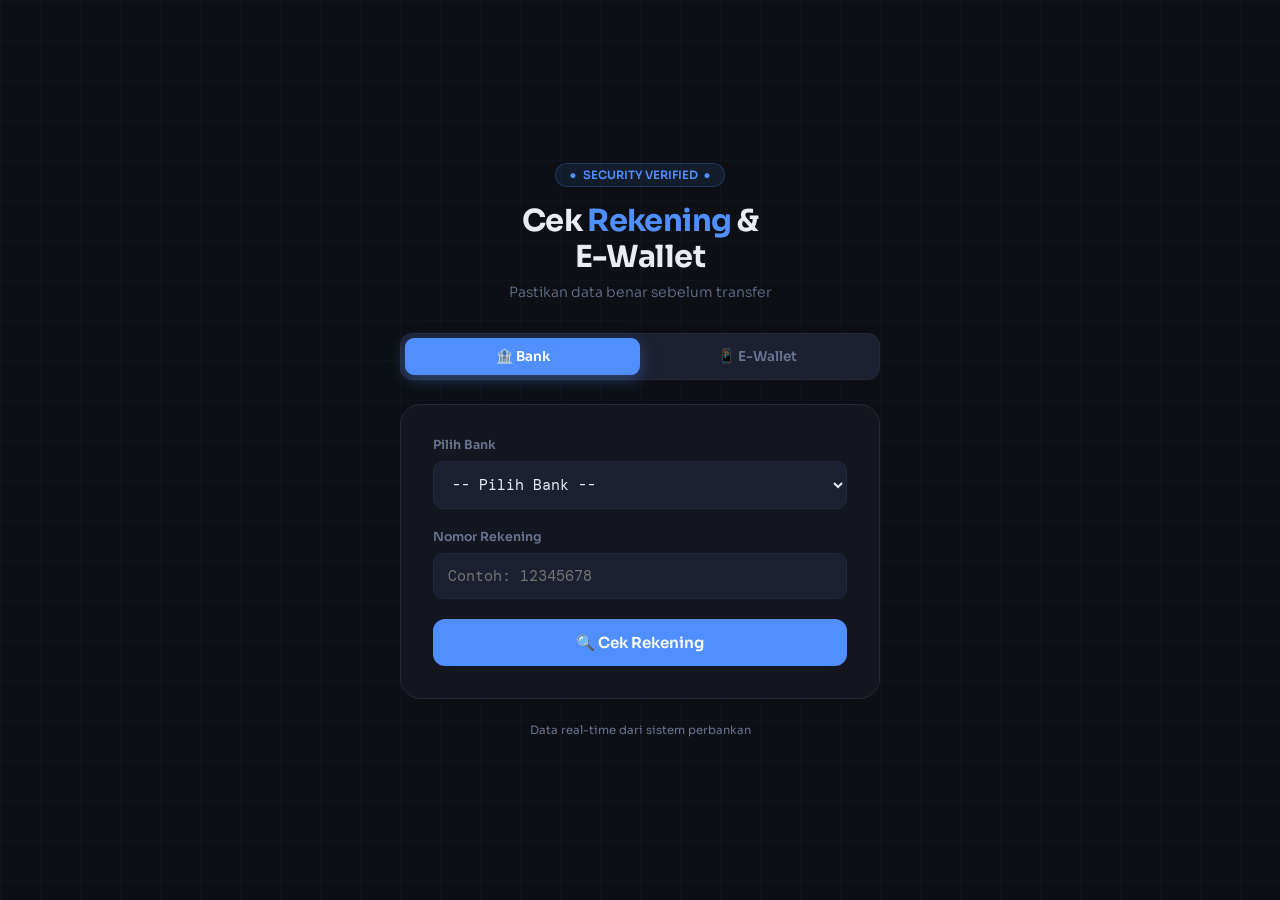
<file: index.html>
<!DOCTYPE html>
<html lang="id">
<head>
<meta charset="UTF-8" />
<meta name="viewport" content="width=device-width, initial-scale=1.0" />
<title>Cek Rekening & E-Wallet</title>
<link href="https://fonts.googleapis.com/css2?family=DM+Mono:wght@400;500&family=Sora:wght@300;400;600;700&display=swap" rel="stylesheet" />
<style>
  *, *::before, *::after { box-sizing: border-box; margin: 0; padding: 0; }

  :root {
    --bg: #0d0f14;
    --surface: #141720;
    --surface2: #1c2030;
    --border: #252a3a;
    --accent: #4f8fff;
    --accent2: #38f5b0;
    --danger: #ff5c5c;
    --text: #e8ecf4;
    --muted: #6b7592;
    --mono: 'DM Mono', monospace;
    --sans: 'Sora', sans-serif;
  }

  body {
    background: var(--bg);
    color: var(--text);
    font-family: var(--sans);
    min-height: 100vh;
    display: flex;
    flex-direction: column;
    align-items: center;
    justify-content: center;
    padding: 2rem 1rem;
    position: relative;
    overflow-x: hidden;
  }

  body::before {
    content: '';
    position: fixed;
    inset: 0;
    background-image:
      linear-gradient(rgba(79,143,255,0.04) 1px, transparent 1px),
      linear-gradient(90deg, rgba(79,143,255,0.04) 1px, transparent 1px);
    background-size: 40px 40px;
    pointer-events: none;
  }

  .wrapper {
    width: 100%;
    max-width: 480px;
    position: relative;
    z-index: 1;
    animation: fadeUp 0.6s ease both;
  }

  @keyframes fadeUp {
    from { opacity: 0; transform: translateY(24px); }
    to   { opacity: 1; transform: translateY(0); }
  }

  .header { text-align: center; margin-bottom: 2rem; }
  .header .badge {
    display: inline-flex;
    align-items: center;
    gap: 6px;
    background: rgba(79,143,255,0.1);
    border: 1px solid rgba(79,143,255,0.25);
    border-radius: 100px;
    padding: 4px 14px;
    font-size: 0.72rem;
    font-weight: 600;
    color: var(--accent);
    text-transform: uppercase;
    margin-bottom: 1rem;
  }

  .header h1 { font-size: 1.9rem; font-weight: 700; line-height: 1.2; letter-spacing: -0.02em; }
  .header h1 span { color: var(--accent); }
  .header p { color: var(--muted); font-size: 0.88rem; margin-top: 0.5rem; font-weight: 300; }

  .tabs {
    display: grid;
    grid-template-columns: 1fr 1fr;
    background: var(--surface2);
    border-radius: 12px;
    padding: 4px;
    margin-bottom: 1.5rem;
    border: 1px solid var(--border);
  }

  .tab-btn {
    padding: 10px;
    border: none;
    background: transparent;
    color: var(--muted);
    font-family: var(--sans);
    font-size: 0.85rem;
    font-weight: 600;
    border-radius: 9px;
    cursor: pointer;
    transition: all 0.2s;
  }

  .tab-btn.active {
    background: var(--accent);
    color: #fff;
    box-shadow: 0 4px 16px rgba(79,143,255,0.35);
  }

  .card {
    background: var(--surface);
    border: 1px solid var(--border);
    border-radius: 20px;
    padding: 2rem;
    position: relative;
  }

  .field { margin-bottom: 1.25rem; }
  label { display: block; font-size: 0.78rem; font-weight: 600; color: var(--muted); margin-bottom: 0.5rem; }

  input, select {
    width: 100%;
    background: var(--surface2);
    border: 1px solid var(--border);
    border-radius: 10px;
    padding: 12px 14px;
    color: var(--text);
    font-family: var(--mono);
    font-size: 0.95rem;
    outline: none;
  }

  .btn {
    width: 100%;
    padding: 14px;
    background: var(--accent);
    color: #fff;
    border: none;
    border-radius: 12px;
    font-family: var(--sans);
    font-size: 0.95rem;
    font-weight: 600;
    cursor: pointer;
    display: flex;
    align-items: center;
    justify-content: center;
    gap: 8px;
  }

  .btn:disabled { opacity: 0.6; cursor: not-allowed; }

  .spinner {
    width: 18px; height: 18px;
    border: 2px solid rgba(255,255,255,0.3);
    border-top-color: #fff;
    border-radius: 50%;
    animation: spin 0.7s linear infinite;
  }

  @keyframes spin { to { transform: rotate(360deg); } }

  .result { margin-top: 1.5rem; border-radius: 14px; display: none; }
  .result.show { display: block; }

  .result-header { padding: 10px 16px; font-size: 0.72rem; font-weight: 600; border-radius: 14px 14px 0 0; }
  .result.success .result-header { background: rgba(56,245,176,0.1); color: var(--accent2); }
  .result.error .result-header { background: rgba(255,92,92,0.1); color: var(--danger); }

  .result-body {
    padding: 1.25rem 1.5rem;
    background: var(--surface2);
    border: 1px solid var(--border);
    border-top: none;
    border-radius: 0 0 14px 14px;
  }

  .result-name { font-size: 1.4rem; font-weight: 700; color: var(--text); margin-bottom: 0.75rem; }
  .result-meta { display: grid; grid-template-columns: 1fr 1fr; gap: 0.6rem; }
  .meta-label { font-size: 0.7rem; color: var(--muted); margin-bottom: 2px; text-transform: uppercase; }
  .meta-value { font-family: var(--mono); font-size: 0.85rem; }

  .footer-note { text-align: center; margin-top: 1.5rem; font-size: 0.72rem; color: var(--muted); }
  .panel { display: none; }
  .panel.active { display: block; }
</style>
</head>
<body>
<div class="wrapper">
  <div class="header">
    <div class="badge"><span>●</span> Security Verified <span>●</span></div>
    <h1>Cek <span>Rekening</span> &amp;<br/>E-Wallet</h1>
    <p>Pastikan data benar sebelum transfer</p>
  </div>

  <div class="tabs">
    <button class="tab-btn active" onclick="switchTab('bank')">🏦 Bank</button>
    <button class="tab-btn" onclick="switchTab('ewallet')">📱 E-Wallet</button>
  </div>

  <div class="panel active" id="panel-bank">
    <div class="card">
      <div class="field">
        <label>Pilih Bank</label>
        <select id="bank-select">
          <option value="">-- Pilih Bank --</option>
          <option value="bank_bca">BCA</option>
          <option value="bank_bni">BNI</option>
          <option value="bank_bri">BRI</option>
          <option value="bank_mandiri">MANDIRI</option>
          <option value="bank_bsm">BSI</option>
          <option value="bank_kesejahteraan_ekonomi">SEABANK</option>
          <option value="bank_artos">BANK JAGO</option>
          <option value="bank_royal">BCA DIGITAL (BLU)</option>
        </select>
      </div>
      <div class="field">
        <label>Nomor Rekening</label>
        <input type="text" id="bank-number" placeholder="Contoh: 12345678" inputmode="numeric" />
      </div>
      <button class="btn" id="btn-bank" onclick="checkBank()">
        <span id="btn-bank-text">🔍 Cek Rekening</span>
      </button>
    </div>
    <div class="result" id="result-bank"></div>
  </div>

  <div class="panel" id="panel-ewallet">
    <div class="card">
      <div class="field">
        <label>Pilih E-Wallet</label>
        <select id="ew-select">
          <option value="">-- Pilih E-Wallet --</option>
          <option value="wallet_dana">DANA</option>
          <option value="wallet_ovo">OVO</option>
          <option value="gopay_user">GOPAY</option>
          <option value="wallet_shopeepay">SHOPEEPAY</option>
        </select>
      </div>
      <div class="field">
        <label>Nomor HP</label>
        <input type="text" id="ew-number" placeholder="Contoh: 0812345678" inputmode="numeric" />
      </div>
      <button class="btn" id="btn-ew" onclick="checkEwallet()">
        <span id="btn-ew-text">🔍 Cek E-Wallet</span>
      </button>
    </div>
    <div class="result" id="result-ew"></div>
  </div>

  <p class="footer-note">Data real-time dari sistem perbankan</p>
</div>

<script>
  function switchTab(tab) {
    document.querySelectorAll('.tab-btn').forEach((b, i) => {
      b.classList.toggle('active', (i === 0 && tab === 'bank') || (i === 1 && tab === 'ewallet'));
    });
    document.getElementById('panel-bank').classList.toggle('active', tab === 'bank');
    document.getElementById('panel-ewallet').classList.toggle('active', tab === 'ewallet');
  }

  function setLoading(btnId, textId, loading, label) {
    const btn = document.getElementById(btnId);
    btn.disabled = loading;
    document.getElementById(textId).innerHTML = loading ? '<span class="spinner"></span>' : label;
  }

  function showResult(id, type, data) {
    const el = document.getElementById(id);
    if (type === 'success') {
      el.className = 'result show success';
      el.innerHTML = `
        <div class="result-header">✅ VERIFIKASI BERHASIL</div>
        <div class="result-body">
          <div class="result-name">${data.customer_name || data.account_name}</div>
          <div class="result-meta">
            <div><div class="meta-label">Nomor</div><div class="meta-value">${data.account_number || data.phone_number}</div></div>
            <div><div class="meta-label">Bank/Wallet</div><div class="meta-value">${data.bank_name || data.ewallet_name}</div></div>
          </div>
        </div>`;
    } else {
      el.className = 'result show error';
      el.innerHTML = `<div class="result-header">❌ GAGAL</div><div class="result-body">${data}</div>`;
    }
  }

  async function checkBank() {
    const bank = document.getElementById('bank-select').value;
    const number = document.getElementById('bank-number').value.trim();
    if (!bank || !number) return alert('Lengkapi data!');

    setLoading('btn-bank', 'btn-bank-text', true);
    try {
      const res = await fetch('/api/check-rekening', {
        method: 'POST',
        headers: { 'Content-Type': 'application/json' },
        body: JSON.stringify({ account_number: number, bank_code: bank })
      });
      const json = await res.json();
      if (json.status === 'success') showResult('result-bank', 'success', json.data);
      else showResult('result-bank', 'error', json.message || 'Gagal mengecek data.');
    } catch (e) {
      showResult('result-bank', 'error', 'Server sedang sibuk.');
    } finally {
      setLoading('btn-bank', 'btn-bank-text', false, '🔍 Cek Rekening');
    }
  }

  async function checkEwallet() {
    const wallet = document.getElementById('ew-select').value;
    const number = document.getElementById('ew-number').value.trim();
    if (!wallet || !number) return alert('Lengkapi data!');

    setLoading('btn-ew', 'btn-ew-text', true);
    try {
      const res = await fetch('/api/check-ewallet', {
        method: 'POST',
        headers: { 'Content-Type': 'application/json' },
        body: JSON.stringify({ phone_number: number, wallet_code: wallet })
      });
      const json = await res.json();
      if (json.status === 'success') showResult('result-ew', 'success', json.data);
      else showResult('result-ew', 'error', json.message || 'Gagal mengecek data.');
    } catch (e) {
      showResult('result-ew', 'error', 'Server sedang sibuk.');
    } finally {
      setLoading('btn-ew', 'btn-ew-text', false, '🔍 Cek E-Wallet');
    }
  }
</script>
</body>
</html>
</file>
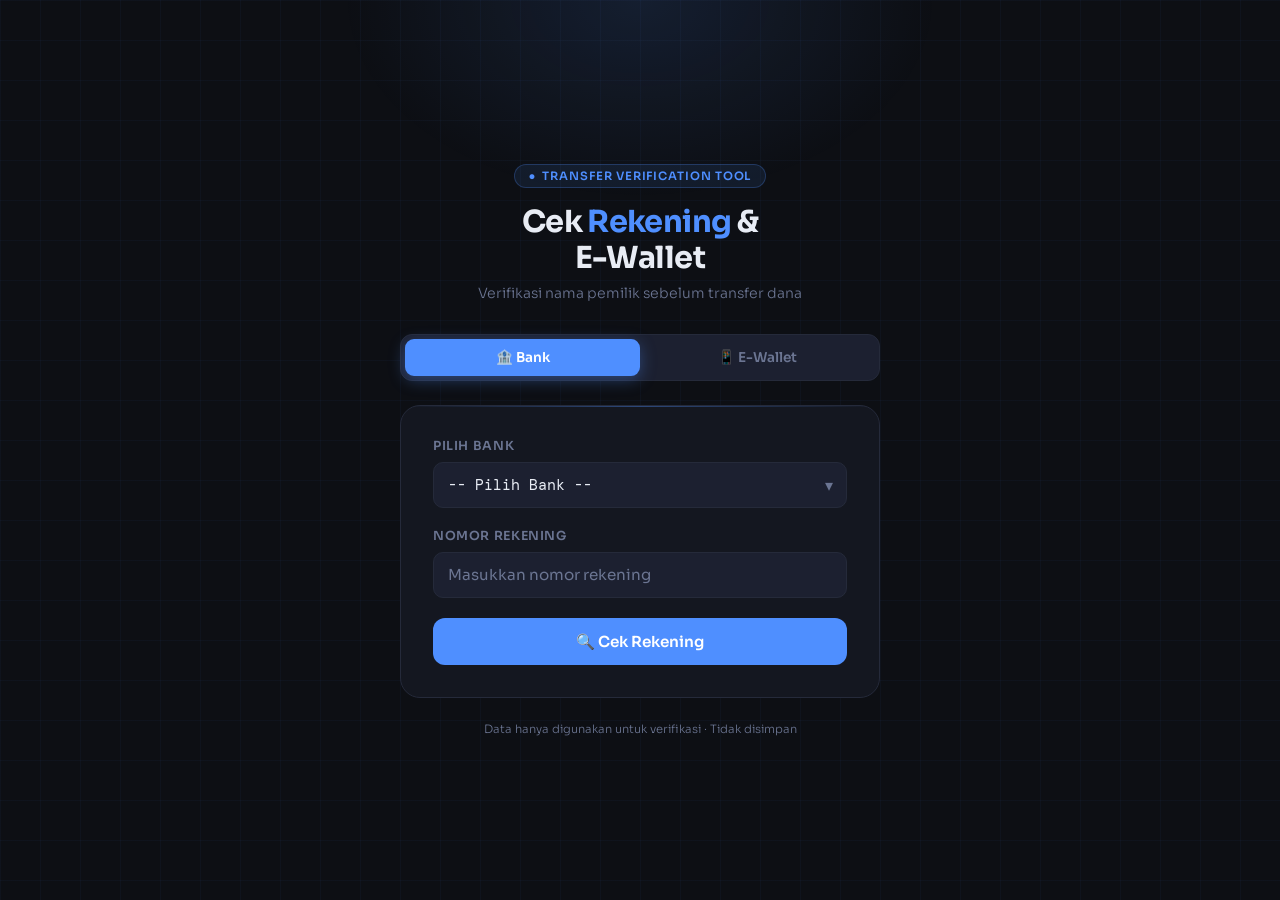
<file: index-final.html>
<!DOCTYPE html>
<html lang="id">
<head>
<meta charset="UTF-8" />
<meta name="viewport" content="width=device-width, initial-scale=1.0" />
<title>Cek Rekening & E-Wallet</title>
<link href="https://fonts.googleapis.com/css2?family=DM+Mono:wght@400;500&family=Sora:wght@300;400;600;700&display=swap" rel="stylesheet" />
<style>
  *, *::before, *::after { box-sizing: border-box; margin: 0; padding: 0; }
  :root {
    --bg: #0d0f14; --surface: #141720; --surface2: #1c2030;
    --border: #252a3a; --accent: #4f8fff; --accent2: #38f5b0;
    --danger: #ff5c5c; --text: #e8ecf4; --muted: #6b7592;
    --mono: 'DM Mono', monospace; --sans: 'Sora', sans-serif;
  }
  body {
    background: var(--bg); color: var(--text); font-family: var(--sans);
    min-height: 100vh; display: flex; flex-direction: column;
    align-items: center; justify-content: center;
    padding: 2rem 1rem; position: relative; overflow-x: hidden;
  }
  body::before {
    content: ''; position: fixed; inset: 0;
    background-image: linear-gradient(rgba(79,143,255,0.04) 1px, transparent 1px), linear-gradient(90deg, rgba(79,143,255,0.04) 1px, transparent 1px);
    background-size: 40px 40px; pointer-events: none;
  }
  body::after {
    content: ''; position: fixed; top: -200px; left: 50%; transform: translateX(-50%);
    width: 600px; height: 400px;
    background: radial-gradient(ellipse, rgba(79,143,255,0.12) 0%, transparent 70%);
    pointer-events: none;
  }
  .wrapper { width: 100%; max-width: 480px; position: relative; z-index: 1; animation: fadeUp 0.6s ease both; }
  @keyframes fadeUp { from { opacity: 0; transform: translateY(24px); } to { opacity: 1; transform: translateY(0); } }
  .header { text-align: center; margin-bottom: 2rem; }
  .header .badge {
    display: inline-flex; align-items: center; gap: 6px;
    background: rgba(79,143,255,0.1); border: 1px solid rgba(79,143,255,0.25);
    border-radius: 100px; padding: 4px 14px; font-size: 0.72rem; font-weight: 600;
    letter-spacing: 0.08em; color: var(--accent); text-transform: uppercase; margin-bottom: 1rem;
  }
  .header h1 { font-size: 1.9rem; font-weight: 700; line-height: 1.2; letter-spacing: -0.02em; }
  .header h1 span { color: var(--accent); }
  .header p { color: var(--muted); font-size: 0.88rem; margin-top: 0.5rem; font-weight: 300; }
  .tabs {
    display: grid; grid-template-columns: 1fr 1fr;
    background: var(--surface2); border-radius: 12px; padding: 4px;
    margin-bottom: 1.5rem; border: 1px solid var(--border);
  }
  .tab-btn {
    padding: 10px; border: none; background: transparent; color: var(--muted);
    font-family: var(--sans); font-size: 0.85rem; font-weight: 600;
    border-radius: 9px; cursor: pointer; transition: all 0.2s;
    display: flex; align-items: center; justify-content: center; gap: 7px;
  }
  .tab-btn.active { background: var(--accent); color: #fff; box-shadow: 0 4px 16px rgba(79,143,255,0.35); }
  .card {
    background: var(--surface); border: 1px solid var(--border);
    border-radius: 20px; padding: 2rem; position: relative; overflow: hidden;
  }
  .card::before {
    content: ''; position: absolute; top: 0; left: 0; right: 0; height: 1px;
    background: linear-gradient(90deg, transparent, rgba(79,143,255,0.4), transparent);
  }
  .field { margin-bottom: 1.25rem; }
  label { display: block; font-size: 0.78rem; font-weight: 600; letter-spacing: 0.05em; text-transform: uppercase; color: var(--muted); margin-bottom: 0.5rem; }
  input, select {
    width: 100%; background: var(--surface2); border: 1px solid var(--border);
    border-radius: 10px; padding: 12px 14px; color: var(--text);
    font-family: var(--mono); font-size: 0.95rem; outline: none;
    transition: border-color 0.2s, box-shadow 0.2s; appearance: none; -webkit-appearance: none;
  }
  input:focus, select:focus { border-color: var(--accent); box-shadow: 0 0 0 3px rgba(79,143,255,0.15); }
  input::placeholder { color: var(--muted); font-family: var(--sans); }
  .select-wrap { position: relative; }
  .select-wrap::after { content: '▾'; position: absolute; right: 14px; top: 50%; transform: translateY(-50%); color: var(--muted); pointer-events: none; }
  select option { background: #1c2030; }
  .btn {
    width: 100%; padding: 14px; background: var(--accent); color: #fff;
    border: none; border-radius: 12px; font-family: var(--sans); font-size: 0.95rem;
    font-weight: 600; cursor: pointer; transition: all 0.2s;
    display: flex; align-items: center; justify-content: center; gap: 8px; margin-top: 0.5rem;
  }
  .btn:hover:not(:disabled) { background: #6aa3ff; transform: translateY(-1px); box-shadow: 0 8px 24px rgba(79,143,255,0.4); }
  .btn:disabled { opacity: 0.6; cursor: not-allowed; }
  .btn .spinner { width: 18px; height: 18px; border: 2px solid rgba(255,255,255,0.3); border-top-color: #fff; border-radius: 50%; animation: spin 0.7s linear infinite; }
  @keyframes spin { to { transform: rotate(360deg); } }
  .result { margin-top: 1.5rem; border-radius: 14px; overflow: hidden; animation: fadeUp 0.4s ease both; display: none; }
  .result.show { display: block; }
  .result-header { padding: 10px 16px; font-size: 0.72rem; font-weight: 600; letter-spacing: 0.08em; text-transform: uppercase; display: flex; align-items: center; gap: 6px; }
  .result.success .result-header { background: rgba(56,245,176,0.12); color: var(--accent2); border-bottom: 1px solid rgba(56,245,176,0.15); }
  .result.error .result-header { background: rgba(255,92,92,0.12); color: var(--danger); border-bottom: 1px solid rgba(255,92,92,0.15); }
  .result-body { padding: 1.25rem 1.5rem; background: var(--surface2); border: 1px solid var(--border); border-top: none; border-radius: 0 0 14px 14px; }
  .result.success .result-body { border-color: rgba(56,245,176,0.2); }
  .result.error .result-body { border-color: rgba(255,92,92,0.2); }
  .result-name { font-size: 1.4rem; font-weight: 700; letter-spacing: -0.01em; color: var(--text); margin-bottom: 0.75rem; }
  .result-meta { display: grid; grid-template-columns: 1fr 1fr; gap: 0.6rem; }
  .meta-label { font-size: 0.7rem; font-weight: 600; letter-spacing: 0.06em; text-transform: uppercase; color: var(--muted); margin-bottom: 2px; }
  .meta-value { font-family: var(--mono); font-size: 0.85rem; color: var(--text); }
  .dot { width: 7px; height: 7px; border-radius: 50%; display: inline-block; }
  .dot.green { background: var(--accent2); box-shadow: 0 0 6px var(--accent2); }
  .dot.red { background: var(--danger); box-shadow: 0 0 6px var(--danger); }
  .footer-note { text-align: center; margin-top: 1.5rem; font-size: 0.72rem; color: var(--muted); font-weight: 300; }
  .panel { display: none; }
  .panel.active { display: block; }
</style>
</head>
<body>
<div class="wrapper">
  <div class="header">
    <div class="badge"><span>●</span> Transfer Verification Tool</div>
    <h1>Cek <span>Rekening</span> &amp;<br/>E-Wallet</h1>
    <p>Verifikasi nama pemilik sebelum transfer dana</p>
  </div>

  <div class="tabs">
    <button class="tab-btn active" onclick="switchTab('bank')">🏦 Bank</button>
    <button class="tab-btn" onclick="switchTab('ewallet')">📱 E-Wallet</button>
  </div>

  <!-- BANK -->
  <div class="panel active" id="panel-bank">
    <div class="card">
      <div class="field">
        <label>Pilih Bank</label>
        <div class="select-wrap">
          <select id="bank-select">
            <option value="">-- Pilih Bank --</option>
            <option value="bca">BCA</option>
            <option value="bni">BNI</option>
            <option value="bri">BRI</option>
            <option value="mandiri">MANDIRI</option>
            <option value="cimb_niaga">CIMB NIAGA</option>
            <option value="bsi">BSI</option>
            <option value="btn">BTN</option>
            <option value="permata">PERMATA</option>
            <option value="danamon">DANAMON</option>
            <option value="maybank">MAYBANK</option>
            <option value="ocbc">OCBC NISP</option>
            <option value="panin">PANIN</option>
            <option value="bukopin">BUKOPIN</option>
            <option value="mega">BANK MEGA</option>
            <option value="sinarmas">SINARMAS</option>
            <option value="bank_kesejahteraan_ekonomi">SEABANK/BANK BKE</option>
            <option value="jago">BANK JAGO</option>
            <option value="neo_commerce">BANK NEO COMMERCE</option>
            <option value="allo">ALLO BANK</option>
            <option value="raya">BANK RAYA</option>
            <option value="sahabat_sampoerna">SAHABAT SAMPOERNA</option>
          </select>
        </div>
      </div>
      <div class="field">
        <label>Nomor Rekening</label>
        <input type="text" id="bank-number" placeholder="Masukkan nomor rekening" inputmode="numeric" />
      </div>
      <button class="btn" id="btn-bank" onclick="checkBank()">
        <span id="btn-bank-text">🔍 Cek Rekening</span>
      </button>
    </div>
    <div class="result" id="result-bank"></div>
  </div>

  <!-- EWALLET -->
  <div class="panel" id="panel-ewallet">
    <div class="card">
      <div class="field">
        <label>Pilih E-Wallet</label>
        <div class="select-wrap">
          <select id="ew-select">
            <option value="">-- Pilih E-Wallet --</option>
            <option value="wallet_dana">DANA</option>
            <option value="wallet_ovo">OVO</option>
            <option value="gopay_user">GoPay User</option>
            <option value="gopay_driver">GoPay Driver</option>
            <option value="wallet_shopeepay">ShopeePay</option>
            <option value="wallet_linkaja">LinkAja</option>
            <option value="grab_user">Grab User</option>
            <option value="wallet_isaku">iSaku</option>
            <option value="wallet_astrapay">AstraPay</option>
            <option value="qris">QRIS</option>
          </select>
        </div>
      </div>
      <div class="field">
        <label>Nomor E-Wallet</label>
        <input type="text" id="ew-number" placeholder="Masukkan nomor HP / e-wallet" inputmode="numeric" />
      </div>
      <button class="btn" id="btn-ew" onclick="checkEwallet()">
        <span id="btn-ew-text">🔍 Cek E-Wallet</span>
      </button>
    </div>
    <div class="result" id="result-ew"></div>
  </div>

  <p class="footer-note">Data hanya digunakan untuk verifikasi · Tidak disimpan</p>
</div>

<script>
  const API_KEY = '503c53df-222b-41f5-abb0-70563a22828a';
  const BASE    = 'https://rfpdev.me';

  function switchTab(tab) {
    document.querySelectorAll('.tab-btn').forEach((b, i) => {
      b.classList.toggle('active', (i === 0 && tab === 'bank') || (i === 1 && tab === 'ewallet'));
    });
    document.getElementById('panel-bank').classList.toggle('active', tab === 'bank');
    document.getElementById('panel-ewallet').classList.toggle('active', tab === 'ewallet');
  }

  function setLoading(btnId, textId, loading, label) {
    document.getElementById(btnId).disabled = loading;
    document.getElementById(textId).innerHTML = loading ? '<span class="spinner"></span>' : label;
  }

  function showResult(id, type, data) {
    const el = document.getElementById(id);
    if (type === 'success') {
      const name   = data.customer_name  || '—';
      const number = data.account_number || data.phone_number || '—';
      const bank   = data.bank_name      || data.ewallet_name || '—';
      el.className = 'result show success';
      el.innerHTML = `
        <div class="result-header"><span class="dot green"></span> Verifikasi Berhasil</div>
        <div class="result-body">
          <div class="result-name">${esc(name)}</div>
          <div class="result-meta">
            <div><div class="meta-label">Nomor</div><div class="meta-value">${esc(number)}</div></div>
            <div><div class="meta-label">Bank / Wallet</div><div class="meta-value">${esc(bank)}</div></div>
          </div>
        </div>`;
    } else {
      el.className = 'result show error';
      el.innerHTML = `
        <div class="result-header"><span class="dot red"></span> Gagal</div>
        <div class="result-body"><div style="color:var(--danger);font-size:0.9rem;">${esc(data)}</div></div>`;
    }
  }

  function esc(s) {
    return String(s).replace(/[&<>"']/g, c => ({'&':'&amp;','<':'&lt;','>':'&gt;','"':'&quot;',"'":'&#39;'}[c]));
  }

  async function checkBank() {
    const bank   = document.getElementById('bank-select').value;
    const number = document.getElementById('bank-number').value.trim();
    if (!bank || !number) { alert('Pilih bank dan masukkan nomor rekening.'); return; }

    setLoading('btn-bank', 'btn-bank-text', true);
    document.getElementById('result-bank').className = 'result';

    try {
      const res  = await fetch(`${BASE}/api/check-rekening`, {
        method: 'POST',
        headers: { 'Content-Type': 'application/json' },
        body: JSON.stringify({ account_number: number, bank_code: bank, api_key: API_KEY })
      });
      const json = await res.json();
      if (json.status === 'success' && json.data) {
        showResult('result-bank', 'success', json.data);
      } else {
        showResult('result-bank', 'error', json.message || 'Rekening tidak ditemukan.');
      }
    } catch (e) {
      showResult('result-bank', 'error', 'Gagal menghubungi server. Coba lagi.');
    } finally {
      setLoading('btn-bank', 'btn-bank-text', false, '🔍 Cek Rekening');
    }
  }

  async function checkEwallet() {
    const wallet = document.getElementById('ew-select').value;
    const number = document.getElementById('ew-number').value.trim();
    if (!wallet || !number) { alert('Pilih e-wallet dan masukkan nomor.'); return; }

    setLoading('btn-ew', 'btn-ew-text', true);
    document.getElementById('result-ew').className = 'result';

    try {
      const res  = await fetch(`${BASE}/api/check-wallet`, {
        method: 'POST',
        headers: { 'Content-Type': 'application/json' },
        body: JSON.stringify({ phone_number: number, wallet_code: wallet, api_key: API_KEY })
      });
      const json = await res.json();
      if (json.status === 'success' && json.data) {
        showResult('result-ew', 'success', json.data);
      } else {
        showResult('result-ew', 'error', json.message || 'E-wallet tidak ditemukan.');
      }
    } catch (e) {
      showResult('result-ew', 'error', 'Gagal menghubungi server. Coba lagi.');
    } finally {
      setLoading('btn-ew', 'btn-ew-text', false, '🔍 Cek E-Wallet');
    }
  }

  document.addEventListener('keydown', e => {
    if (e.key !== 'Enter') return;
    const bankActive = document.getElementById('panel-bank').classList.contains('active');
    if (bankActive) checkBank(); else checkEwallet();
  });
</script>
</body>
</html>
</file>
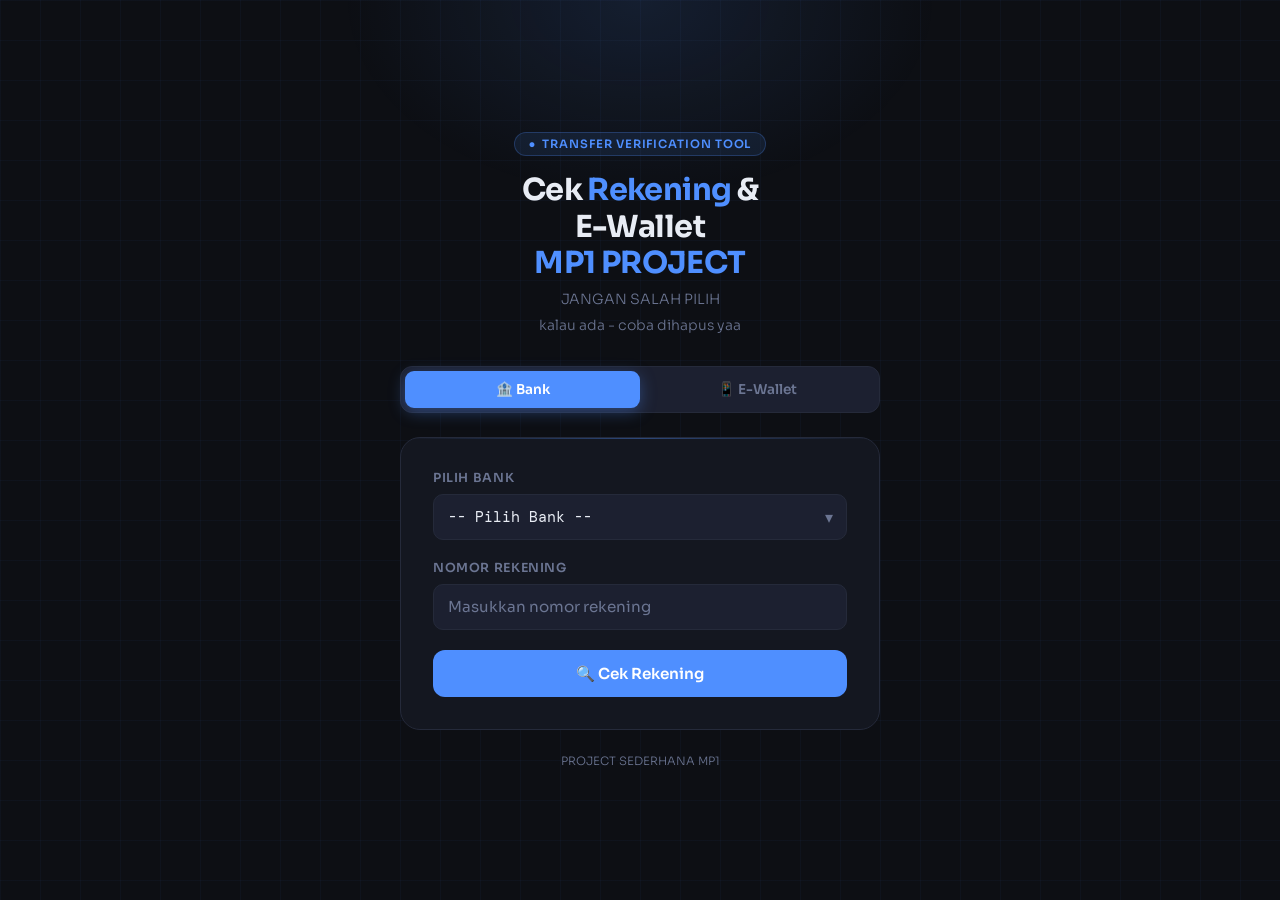
<file: index121212.html>
<!DOCTYPE html>
<html lang="id">
<head>
<meta charset="UTF-8" />
<meta name="viewport" content="width=device-width, initial-scale=1.0" />
<title>Cek Rekening & E-Wallet MP1</title>
<link href="https://fonts.googleapis.com/css2?family=DM+Mono:wght@400;500&family=Sora:wght@300;400;600;700&display=swap" rel="stylesheet" />
<style>
  *, *::before, *::after { box-sizing: border-box; margin: 0; padding: 0; }

  :root {
    --bg: #0d0f14;
    --surface: #141720;
    --surface2: #1c2030;
    --border: #252a3a;
    --accent: #4f8fff;
    --accent2: #38f5b0;
    --danger: #ff5c5c;
    --text: #e8ecf4;
    --muted: #6b7592;
    --mono: 'DM Mono', monospace;
    --sans: 'Sora', sans-serif;
  }

  body {
    background: var(--bg);
    color: var(--text);
    font-family: var(--sans);
    min-height: 100vh;
    display: flex;
    flex-direction: column;
    align-items: center;
    justify-content: center;
    padding: 2rem 1rem;
    position: relative;
    overflow-x: hidden;
  }

  body::before {
    content: '';
    position: fixed;
    inset: 0;
    background-image:
      linear-gradient(rgba(79,143,255,0.04) 1px, transparent 1px),
      linear-gradient(90deg, rgba(79,143,255,0.04) 1px, transparent 1px);
    background-size: 40px 40px;
    pointer-events: none;
  }

  body::after {
    content: '';
    position: fixed;
    top: -200px;
    left: 50%;
    transform: translateX(-50%);
    width: 600px;
    height: 400px;
    background: radial-gradient(ellipse, rgba(79,143,255,0.12) 0%, transparent 70%);
    pointer-events: none;
  }

  .wrapper {
    width: 100%;
    max-width: 480px;
    position: relative;
    z-index: 1;
    animation: fadeUp 0.6s ease both;
  }

  @keyframes fadeUp {
    from { opacity: 0; transform: translateY(24px); }
    to   { opacity: 1; transform: translateY(0); }
  }

  .header { text-align: center; margin-bottom: 2rem; }

  .header .badge {
    display: inline-flex;
    align-items: center;
    gap: 6px;
    background: rgba(79,143,255,0.1);
    border: 1px solid rgba(79,143,255,0.25);
    border-radius: 100px;
    padding: 4px 14px;
    font-size: 0.72rem;
    font-weight: 600;
    letter-spacing: 0.08em;
    color: var(--accent);
    text-transform: uppercase;
    margin-bottom: 1rem;
  }

  .header h1 {
    font-size: 1.9rem;
    font-weight: 700;
    line-height: 1.2;
    letter-spacing: -0.02em;
  }

  .header h1 span { color: var(--accent); }
  .header p { color: var(--muted); font-size: 0.88rem; margin-top: 0.5rem; font-weight: 300; }

  .tabs {
    display: grid;
    grid-template-columns: 1fr 1fr;
    background: var(--surface2);
    border-radius: 12px;
    padding: 4px;
    margin-bottom: 1.5rem;
    border: 1px solid var(--border);
  }

  .tab-btn {
    padding: 10px;
    border: none;
    background: transparent;
    color: var(--muted);
    font-family: var(--sans);
    font-size: 0.85rem;
    font-weight: 600;
    border-radius: 9px;
    cursor: pointer;
    transition: all 0.2s;
    display: flex;
    align-items: center;
    justify-content: center;
    gap: 7px;
  }

  .tab-btn.active {
    background: var(--accent);
    color: #fff;
    box-shadow: 0 4px 16px rgba(79,143,255,0.35);
  }

  .card {
    background: var(--surface);
    border: 1px solid var(--border);
    border-radius: 20px;
    padding: 2rem;
    position: relative;
    overflow: hidden;
  }

  .card::before {
    content: '';
    position: absolute;
    top: 0; left: 0; right: 0;
    height: 1px;
    background: linear-gradient(90deg, transparent, rgba(79,143,255,0.4), transparent);
  }

  .field { margin-bottom: 1.25rem; }

  label {
    display: block;
    font-size: 0.78rem;
    font-weight: 600;
    letter-spacing: 0.05em;
    text-transform: uppercase;
    color: var(--muted);
    margin-bottom: 0.5rem;
  }

  input, select {
    width: 100%;
    background: var(--surface2);
    border: 1px solid var(--border);
    border-radius: 10px;
    padding: 12px 14px;
    color: var(--text);
    font-family: var(--mono);
    font-size: 0.95rem;
    outline: none;
    transition: border-color 0.2s, box-shadow 0.2s;
    appearance: none;
    -webkit-appearance: none;
  }

  input:focus, select:focus {
    border-color: var(--accent);
    box-shadow: 0 0 0 3px rgba(79,143,255,0.15);
  }

  input::placeholder { color: var(--muted); font-family: var(--sans); }

  .select-wrap { position: relative; }
  .select-wrap::after {
    content: '▾';
    position: absolute;
    right: 14px;
    top: 50%;
    transform: translateY(-50%);
    color: var(--muted);
    pointer-events: none;
  }

  select option { background: #1c2030; }

  .btn {
    width: 100%;
    padding: 14px;
    background: var(--accent);
    color: #fff;
    border: none;
    border-radius: 12px;
    font-family: var(--sans);
    font-size: 0.95rem;
    font-weight: 600;
    cursor: pointer;
    transition: all 0.2s;
    display: flex;
    align-items: center;
    justify-content: center;
    gap: 8px;
    margin-top: 0.5rem;
  }

  .btn:hover:not(:disabled) {
    background: #6aa3ff;
    transform: translateY(-1px);
    box-shadow: 0 8px 24px rgba(79,143,255,0.4);
  }

  .btn:disabled { opacity: 0.6; cursor: not-allowed; }

  .btn .spinner {
    width: 18px; height: 18px;
    border: 2px solid rgba(255,255,255,0.3);
    border-top-color: #fff;
    border-radius: 50%;
    animation: spin 0.7s linear infinite;
  }

  @keyframes spin { to { transform: rotate(360deg); } }

  .result {
    margin-top: 1.5rem;
    border-radius: 14px;
    overflow: hidden;
    animation: fadeUp 0.4s ease both;
    display: none;
  }

  .result.show { display: block; }

  .result-header {
    padding: 10px 16px;
    font-size: 0.72rem;
    font-weight: 600;
    letter-spacing: 0.08em;
    text-transform: uppercase;
    display: flex;
    align-items: center;
    gap: 6px;
  }

  .result.success .result-header {
    background: rgba(56,245,176,0.12);
    color: var(--accent2);
    border-bottom: 1px solid rgba(56,245,176,0.15);
  }

  .result.error .result-header {
    background: rgba(255,92,92,0.12);
    color: var(--danger);
    border-bottom: 1px solid rgba(255,92,92,0.15);
  }

  .result-body {
    padding: 1.25rem 1.5rem;
    background: var(--surface2);
    border: 1px solid var(--border);
    border-top: none;
    border-radius: 0 0 14px 14px;
  }

  .result.success .result-body { border-color: rgba(56,245,176,0.2); }
  .result.error .result-body { border-color: rgba(255,92,92,0.2); }

  .result-name {
    font-size: 1.4rem;
    font-weight: 700;
    letter-spacing: -0.01em;
    color: var(--text);
    margin-bottom: 0.75rem;
  }

  .result-meta { display: grid; grid-template-columns: 1fr 1fr; gap: 0.6rem; }

  .meta-label {
    font-size: 0.7rem;
    font-weight: 600;
    letter-spacing: 0.06em;
    text-transform: uppercase;
    color: var(--muted);
    margin-bottom: 2px;
  }

  .meta-value { font-family: var(--mono); font-size: 0.85rem; color: var(--text); }

  .dot { width: 7px; height: 7px; border-radius: 50%; display: inline-block; }
  .dot.green { background: var(--accent2); box-shadow: 0 0 6px var(--accent2); }
  .dot.red   { background: var(--danger);  box-shadow: 0 0 6px var(--danger); }

  .footer-note {
    text-align: center;
    margin-top: 1.5rem;
    font-size: 0.72rem;
    color: var(--muted);
    font-weight: 300;
  }

  .panel { display: none; }
  .panel.active { display: block; }
</style>
</head>
<body>
<div class="wrapper">
  <div class="header">
    <div class="badge"><span>●</span> Transfer Verification Tool</div>
    <h1>Cek <span>Rekening</span> &amp;<br/>E-Wallet</h1>
    <h1><span>MP1 PROJECT</span></h1>
    <p>JANGAN SALAH PILIH</p>
    <p>kalau ada - coba dihapus yaa</p>
  </div>

  <div class="tabs">
    <button class="tab-btn active" onclick="switchTab('bank')">🏦 Bank</button>
    <button class="tab-btn" onclick="switchTab('ewallet')">📱 E-Wallet</button>
  </div>

  <!-- BANK -->
  <div class="panel active" id="panel-bank">
    <div class="card">
      <div class="field">
        <label>Pilih Bank</label>
        <div class="select-wrap">
          <select id="bank-select">
            <option value="">-- Pilih Bank --</option>
            <option value="bank_bca">BCA</option>
            <option value="bank_bni">BNI</option>
            <option value="bank_bri">BRI</option>
            <option value="bank_mandiri">MANDIRI</option>
            <option value="bank_cimb">CIMB NIAGA</option>
            <option value="bank_bsm">BSI</option>
            <option value="bank_btn">BTN</option>
            <option value="bank_permata">PERMATA</option>
            <option value="bank_danamon">DANAMON</option>
            <option value="bank_bii">MAYBANK</option>
            <option value="bank_ocbc">OCBC NISP</option>
            <option value="bank_panin">PANIN</option>
            <option value="bank_bukopin">BUKOPIN</option>
            <option value="bank_mega">BANK MEGA</option>
            <option value="bank_sinarmas">SINARMAS</option>
            <option value="bank_kesejahteraan_ekonomi">SEABANK/BANK BKE</option>
            <option value="bank_sakuku">SAKUKU</option>
            <option value="bank_artos">BANK JAGO</option>
            <option value="bank_yudha_bakti">BANK NEO COMMERCE</option>
            <option value="bank_harda">ALLO BANK</option>
          </select>
        </div>
      </div>
      <div class="field">
        <label>Nomor Rekening</label>
        <input type="text" id="bank-number" placeholder="Masukkan nomor rekening" inputmode="numeric" />
      </div>
      <button class="btn" id="btn-bank" onclick="checkBank()">
        <span id="btn-bank-text">🔍 Cek Rekening</span>
      </button>
    </div>
    <div class="result" id="result-bank"></div>
  </div>

  <!-- EWALLET -->
  <div class="panel" id="panel-ewallet">
    <div class="card">
      <div class="field">
        <label>Pilih E-Wallet</label>
        <div class="select-wrap">
          <select id="ew-select">
            <option value="">-- Pilih E-Wallet --</option>
            <option value="wallet_dana">DANA</option>
            <option value="wallet_ovo">OVO</option>
            <option value="gopay_user">GOPAY</option>
            <option value="wallet_shopeepay">ShopeePay</option>
            <option value="wallet_linkaja">LinkAja</option>
            <option value="wallet_isaku">iSaku</option>
            <option value="wallet_astrapay">AstraPay</option>
            <option value="qris">QRIS</option>
          </select>
        </div>
      </div>
      <div class="field">
        <label>Nomor E-Wallet</label>
        <input type="text" id="ew-number" placeholder="Masukkan nomor HP / e-wallet" inputmode="numeric" />
      </div>
      <button class="btn" id="btn-ew" onclick="checkEwallet()">
        <span id="btn-ew-text">🔍 Cek E-Wallet</span>
      </button>
    </div>
    <div class="result" id="result-ew"></div>
  </div>

  <p class="footer-note">PROJECT SEDERHANA MP1</p>
</div>

<script>
  // Panggil API lokal Vercel (bukan langsung ke rfpdev.me)
  const BASE = '';

  function switchTab(tab) {
    document.querySelectorAll('.tab-btn').forEach((b, i) => {
      b.classList.toggle('active', (i === 0 && tab === 'bank') || (i === 1 && tab === 'ewallet'));
    });
    document.getElementById('panel-bank').classList.toggle('active', tab === 'bank');
    document.getElementById('panel-ewallet').classList.toggle('active', tab === 'ewallet');
  }

  function setLoading(btnId, textId, loading, label) {
    document.getElementById(btnId).disabled = loading;
    document.getElementById(textId).innerHTML = loading
      ? '<span class="spinner"></span>'
      : label;
  }

  function showResult(id, type, data) {
    const el = document.getElementById(id);
    if (type === 'success') {
      const name   = data.customer_name  || '—';
      const number = data.account_number || data.phone_number || '—';
      const bank   = data.bank_name      || data.ewallet_name || '—';
      el.className = 'result show success';
      el.innerHTML = `
        <div class="result-header"><span class="dot green"></span> Verifikasi Berhasil</div>
        <div class="result-body">
          <div class="result-name">${esc(name)}</div>
          <div class="result-meta">
            <div><div class="meta-label">Nomor</div><div class="meta-value">${esc(number)}</div></div>
            <div><div class="meta-label">Bank / Wallet</div><div class="meta-value">${esc(bank)}</div></div>
          </div>
        </div>`;
    } else {
      el.className = 'result show error';
      el.innerHTML = `
        <div class="result-header"><span class="dot red"></span> Gagal</div>
        <div class="result-body">
          <div style="color:var(--danger);font-size:0.9rem;">${esc(data)}</div>
        </div>`;
    }
  }

  function esc(s) {
    return String(s).replace(/[&<>"']/g, c => ({'&':'&amp;','<':'&lt;','>':'&gt;','"':'&quot;',"'":'&#39;'}[c]));
  }

  async function checkBank() {
    const bank   = document.getElementById('bank-select').value;
    const number = document.getElementById('bank-number').value.trim();
    if (!bank || !number) { alert('Pilih bank dan masukkan nomor rekening.'); return; }

    setLoading('btn-bank', 'btn-bank-text', true);
    document.getElementById('result-bank').className = 'result';

    try {
      const res  = await fetch('/api/check-rekening', {
        method: 'POST',
        headers: { 'Content-Type': 'application/json' },
        body: JSON.stringify({ account_number: number, bank_code: bank })
      });
      const json = await res.json();
      if (json.status === 'success' && json.data) {
        showResult('result-bank', 'success', json.data);
      } else {
        showResult('result-bank', 'error', json.message || 'Rekening tidak ditemukan.');
      }
    } catch (e) {
      showResult('result-bank', 'error', 'Gagal menghubungi server. Coba lagi.');
    } finally {
      setLoading('btn-bank', 'btn-bank-text', false, '🔍 Cek Rekening');
    }
  }

  async function checkEwallet() {
    const wallet = document.getElementById('ew-select').value;
    const number = document.getElementById('ew-number').value.trim();
    if (!wallet || !number) { alert('Pilih e-wallet dan masukkan nomor.'); return; }

    setLoading('btn-ew', 'btn-ew-text', true);
    document.getElementById('result-ew').className = 'result';

    try {
      const res  = await fetch('/api/check-wallet', {
        method: 'POST',
        headers: { 'Content-Type': 'application/json' },
        body: JSON.stringify({ phone_number: number, wallet_code: wallet })
      });
      const json = await res.json();
      if (json.status === 'success' && json.data) {
        showResult('result-ew', 'success', json.data);
      } else {
        showResult('result-ew', 'error', json.message || 'E-wallet tidak ditemukan.');
      }
    } catch (e) {
      showResult('result-ew', 'error', 'Gagal menghubungi server. Coba lagi.');
    } finally {
      setLoading('btn-ew', 'btn-ew-text', false, '🔍 Cek E-Wallet');
    }
  }

  document.addEventListener('keydown', e => {
    if (e.key !== 'Enter') return;
    const bankActive = document.getElementById('panel-bank').classList.contains('active');
    if (bankActive) checkBank(); else checkEwallet();
  });
</script>
</body>
</html>
</file>
